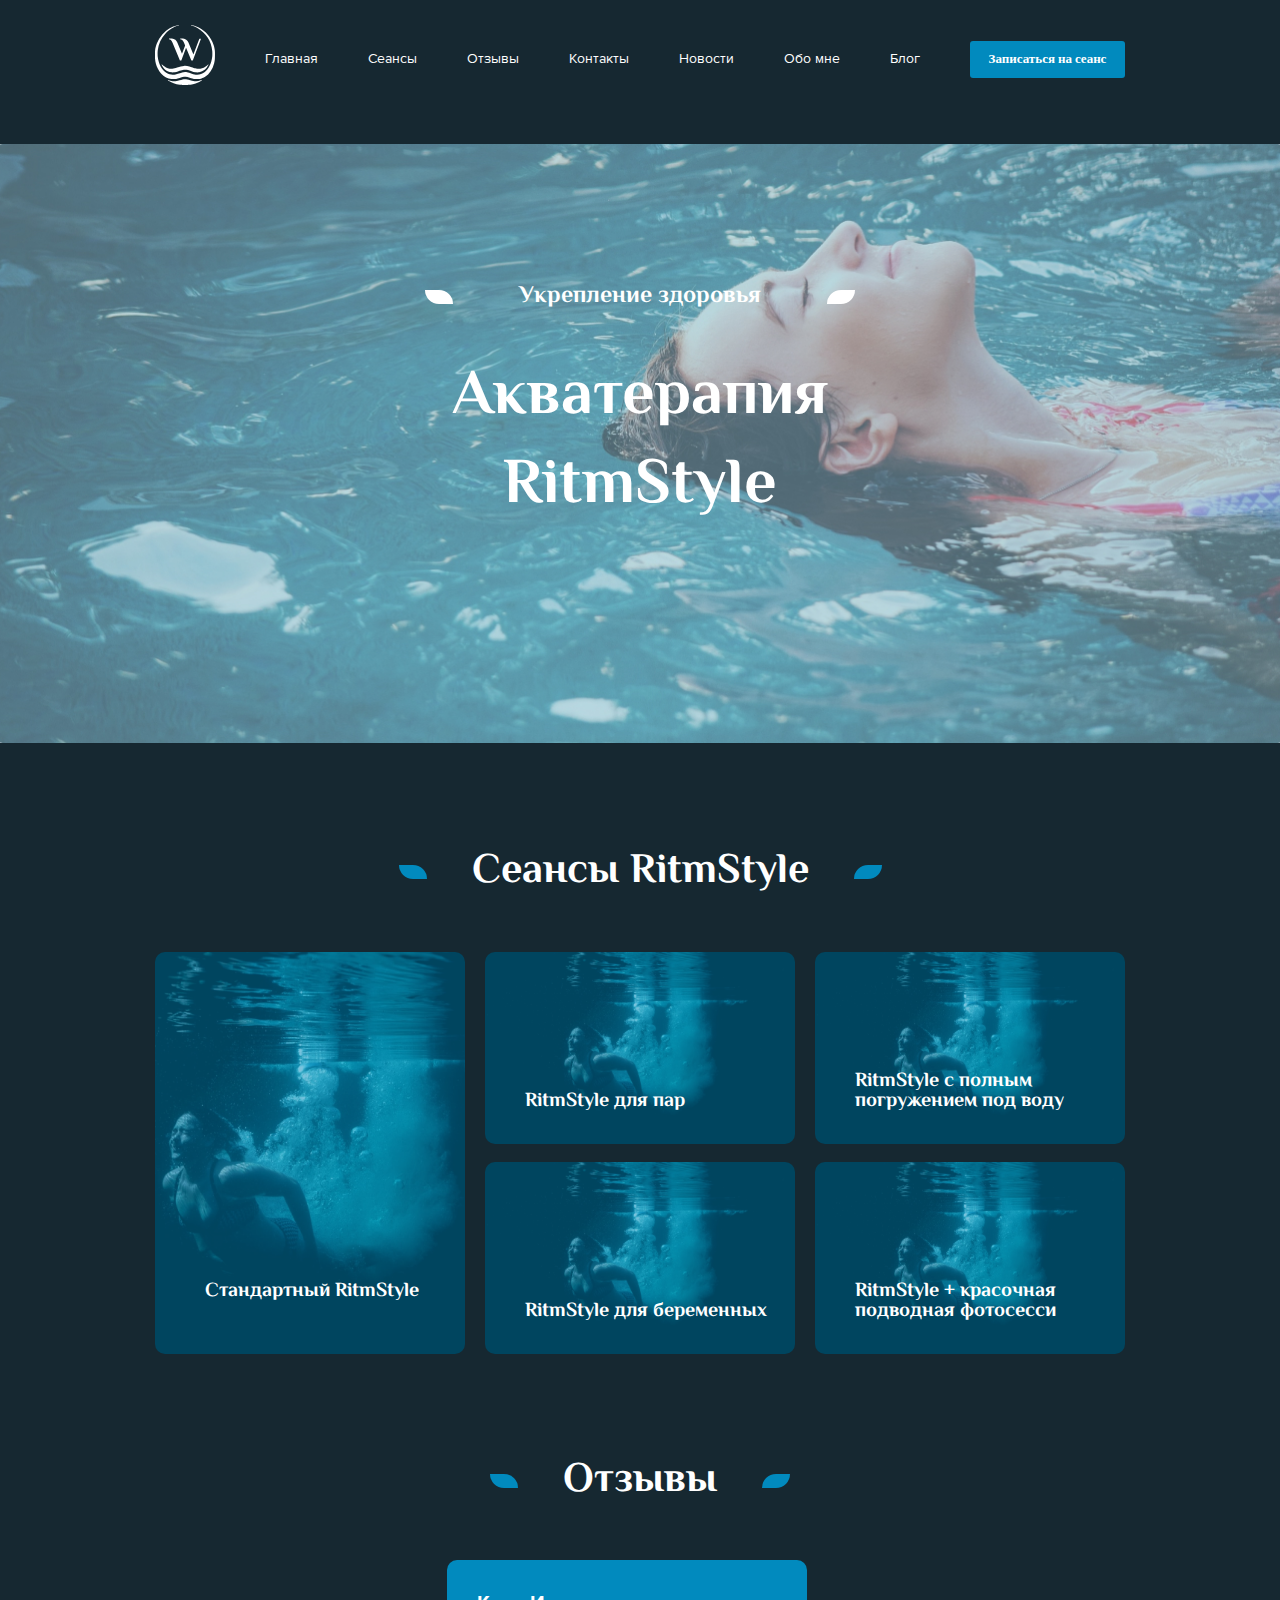
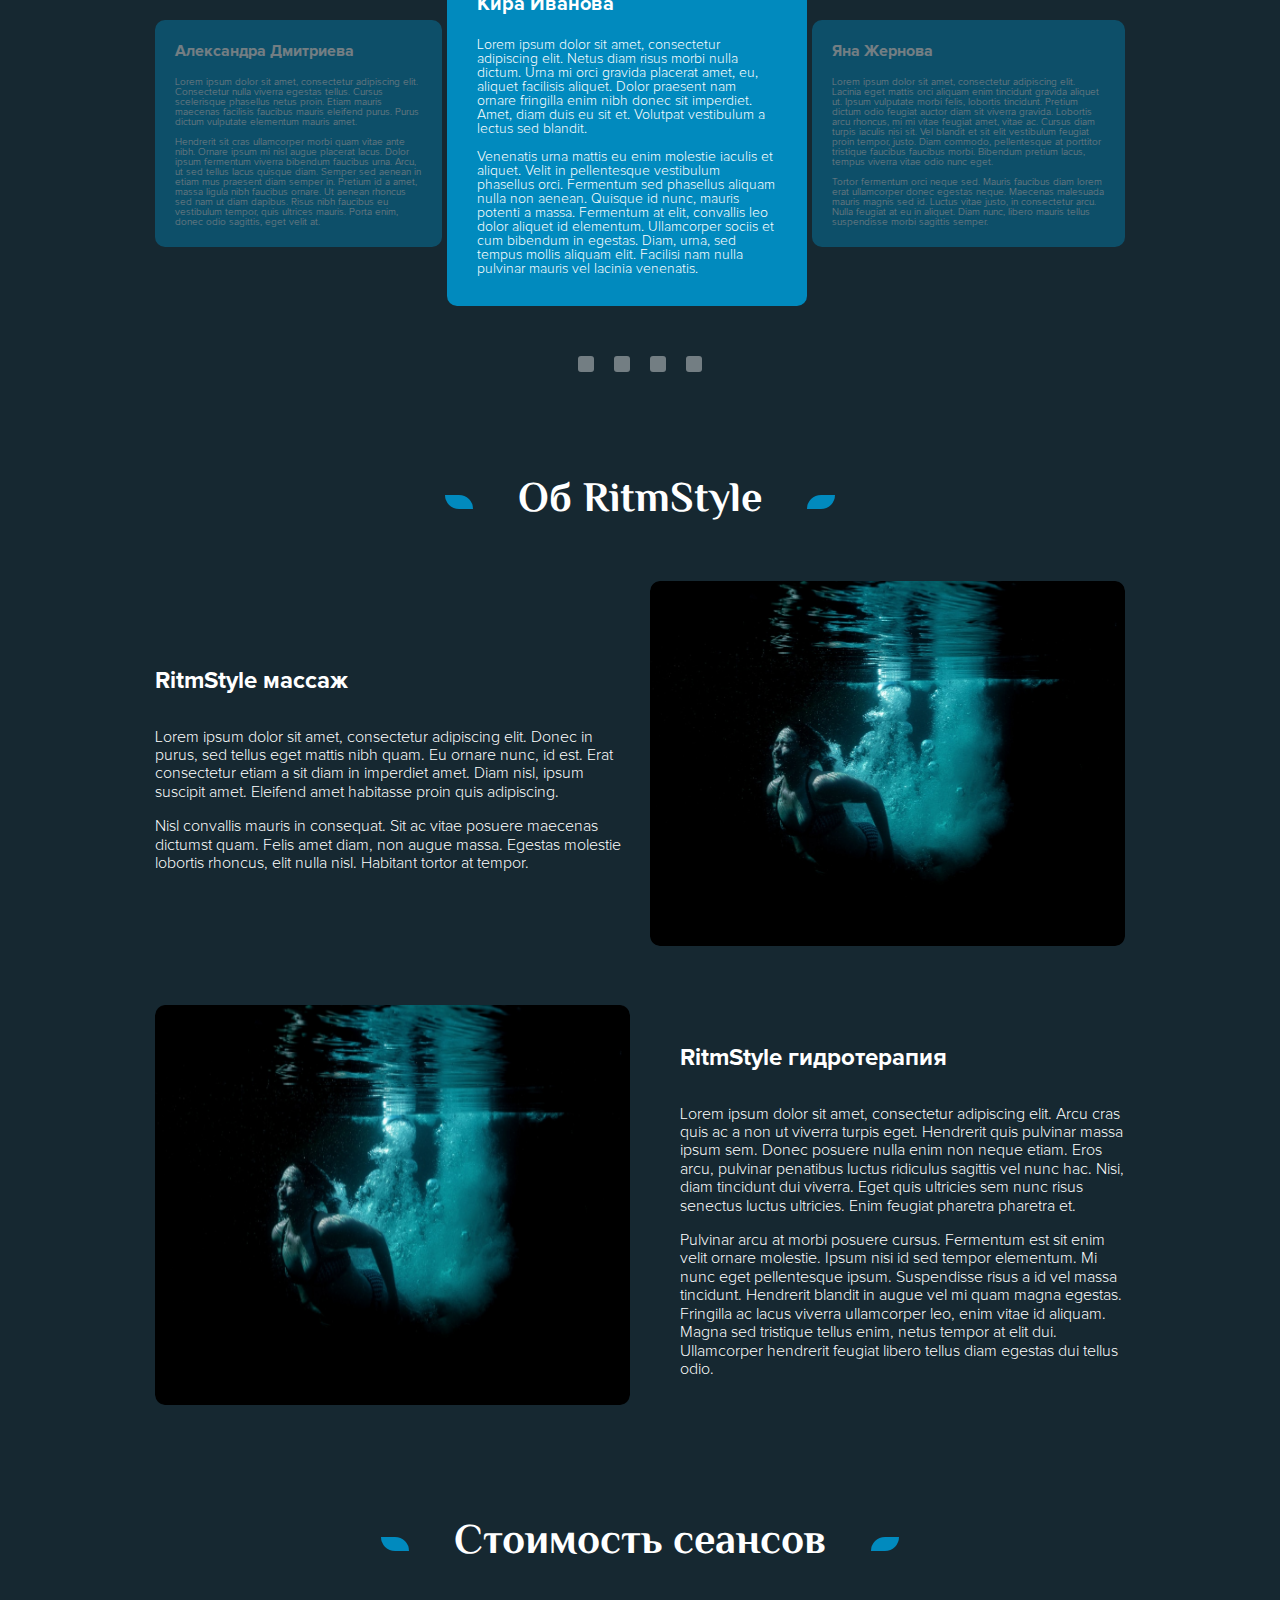
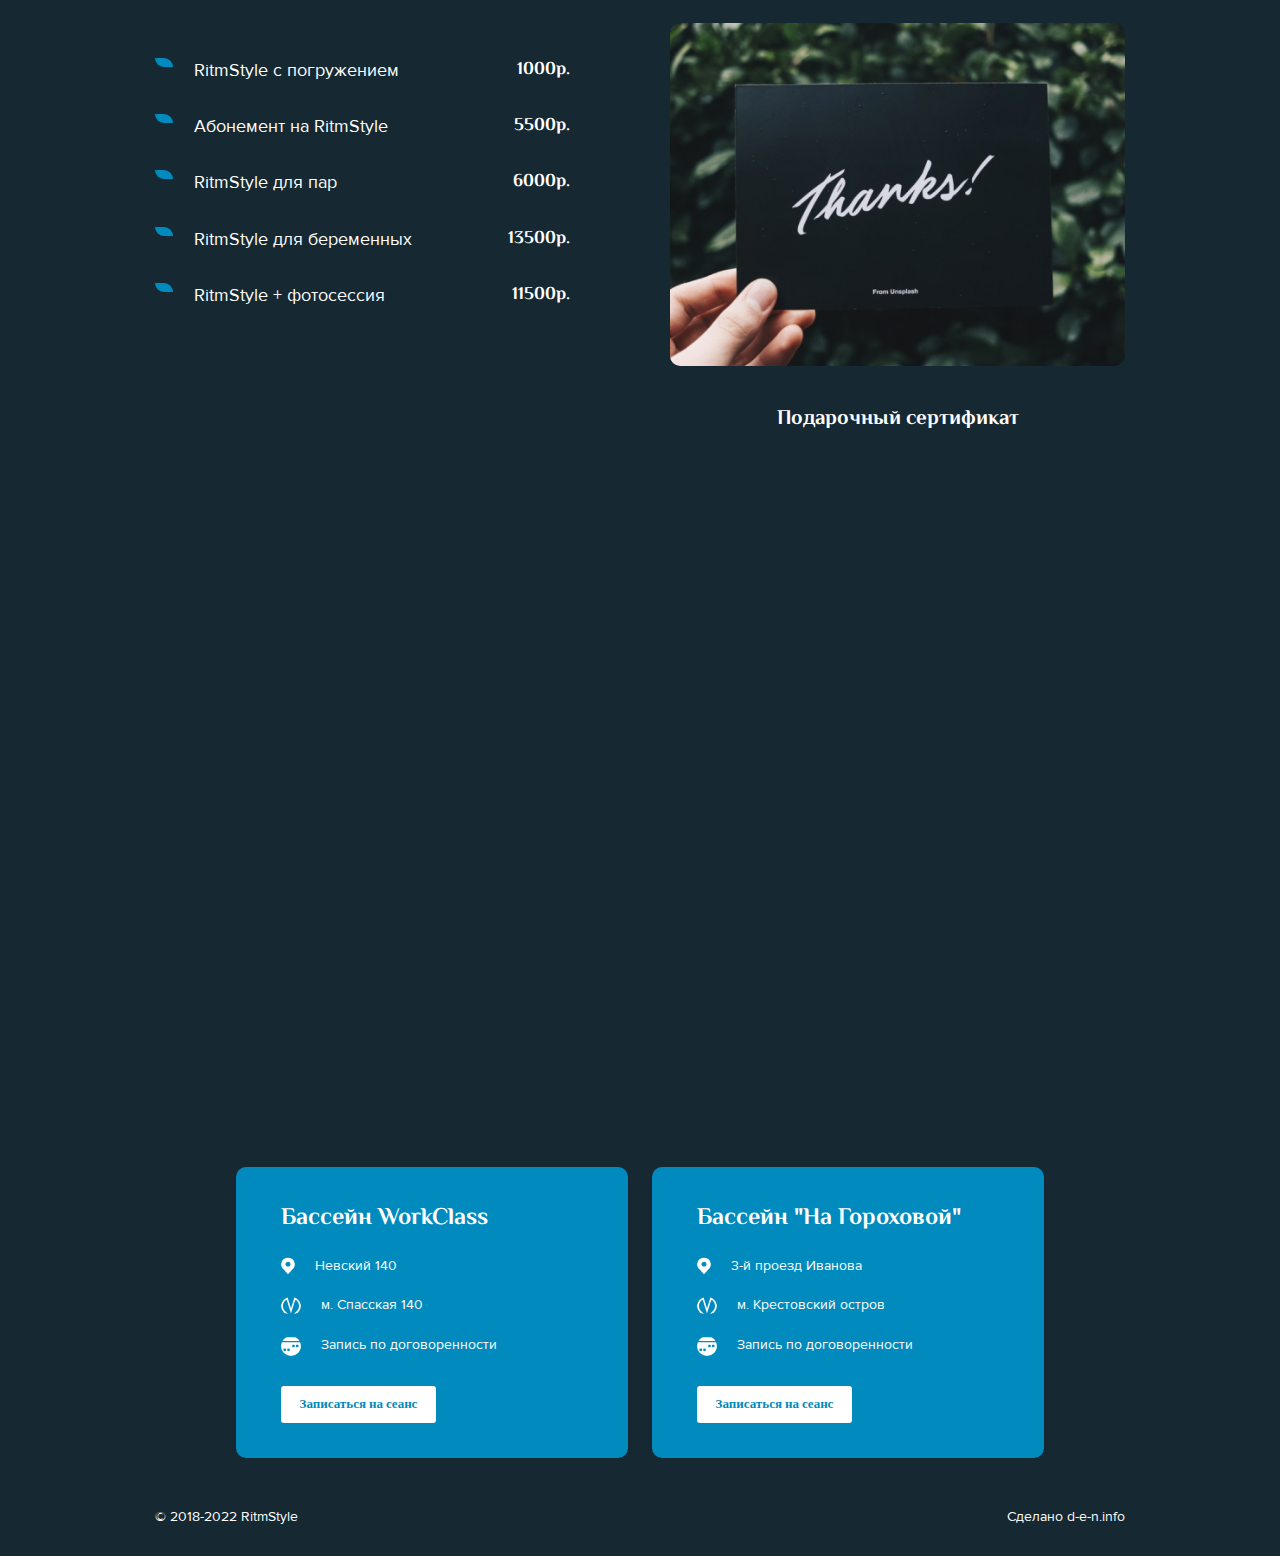
<file: index.html>
<!DOCTYPE html>
<html lang="ru">

<head>
    <link rel="preconnect" href="https://fonts.googleapis.com">
    <link rel="preconnect" href="https://fonts.gstatic.com" crossorigin>
    <link href="https://fonts.googleapis.com/css2?family=El+Messiri:wght@700&display=swap" rel="stylesheet">
    <meta charset="UTF-8">
    <meta http-equiv="X-UA-Compatible" content="IE=edge">
    <meta name="viewport" content="width=device-width, initial-scale=1.0">
    <title>Акватерапия RitmStyle</title>
    <link rel="shortcut icon" href="img/logo.png" type="image/png">
    <link rel="stylesheet" href="style.css">
</head>

<body>
    <div class="all-site">
        <header class="header">
            <div class="logo_grid">
                <a href="index.html"><img class="logo" src="img/logo.svg" alt="Акватерапия RitmStyle"></a>
            </div>
            <nav>
                <div class="burger">
                    <div class="burger__line"></div>
                    <div class="burger__line"></div>
                    <div class="burger__line"></div>
                </div>
                <ul class="menu">
                    <li><a href="index.html" class="memu__link">Главная</a></li>
                    <li><a href="#sessions" class="memu__link">Сеансы</a></li>
                    <li><a href="#comment" class="memu__link">Отзывы</a></li>
                    <li><a href="#contact" class="memu__link">Контакты</a></li>
                    <li><a href="news.html" class="memu__link">Новости</a></li>
                    <li><a href="#aboutMe" class="memu__link">Обо мне</a></li>
                    <li><a href="blog.html" class="memu__link">Блог</a></li>
                </ul>
            </nav>
            <a class="btn" href="#">Записаться на сеанс</a>
        </header>
        <main>
            <section class="aquatherapy">
                <div class="aquatherapy__block">
                    <div class="heading">
                        <span class="decor"></span>
                        <h3 class="heading__text">Укрепление здоровья</h3>
                        <span class="decor heading-after"></span>
                    </div>
                    <h1 class="title">Акватерапия RitmStyle</h1>
                </div>
            </section>
            <section class="session" id="sessions">
                <div class="caption">
                    <span class="decor caption-before"></span>
                    <h2 class="caption__text">Сеансы RitmStyle</h2>
                    <span class="decor caption-after"></span>
                </div>
                <div class="session__block">
                    <div class="session__standard">
                        <a class="session__link" href="#"><img class="session__img" src="img/underwaterBig.png"
                                alt="Стандартный RitmStyle"></a>
                        <a class="session__link session__link_standard" href="#">Стандартный RitmStyle</a>
                    </div>
                    <div class="session__pair">
                        <a class="session__link" href="#"><img class="session__img" src="img/underwaterSmall.png"
                                alt="RitmStyle для пар"></a>
                        <a class="session__link session__link_all" href="#">RitmStyle для пар</a>
                    </div>
                    <div class="session__dive">
                        <a class="session__link" href="#"><img class="session__img" src="img/underwaterSmall.png"
                                alt="RitmStyle с полным погружением под воду"></a>
                        <a class="session__link session__link_all" href="#">RitmStyle с полным погружением под воду</a>
                    </div>
                    <div class="session__pregnant">
                        <a class="session__link" href="#"><img class="session__img" src="img/underwaterSmall.png"
                                alt="RitmStyle для беременных"></a>
                        <a class="session__link session__link_all" href="#">RitmStyle для беременных</a>
                    </div>
                    <div class="session__photoshoot">
                        <a class="session__link" href="#"><img class="session__img" src="img/underwaterSmall.png"
                                alt="RitmStyle + красочная подводная фотосессия"></a>
                        <a class="session__link session__link_all" href="#">RitmStyle + красочная подводная
                            фотосесси</a>
                    </div>
                </div>
            </section>
            <section class="reviews" id="comment">
                <div class="caption">
                    <span class="decor caption-before"></span>
                    <h2 class="caption__text">Отзывы</h2>
                    <span class="decor caption-after"></span>
                </div>
                <div class="reviews__block">
                    <div class="review">
                        <h5 class="review__subject">Александра Дмитриева</h5>
                        <p class="review__text">
                            Lorem ipsum dolor sit amet, consectetur adipiscing elit. Consectetur nulla viverra egestas
                            tellus. Cursus scelerisque phasellus netus proin. Etiam mauris maecenas facilisis faucibus
                            mauris eleifend purus. Purus dictum vulputate elementum mauris amet.
                        </p>
                        <p class="review__text">
                            Hendrerit sit cras ullamcorper morbi quam vitae ante nibh. Ornare ipsum mi nisl augue
                            placerat
                            lacus. Dolor ipsum fermentum viverra bibendum faucibus urna. Arcu, ut sed tellus lacus
                            quisque
                            diam. Semper sed aenean in etiam mus praesent diam semper in. Pretium id a amet, massa
                            ligula
                            nibh faucibus ornare. Ut aenean rhoncus sed nam ut diam dapibus. Risus nibh faucibus eu
                            vestibulum tempor, quis ultrices mauris. Porta enim, donec odio sagittis, eget velit at.
                        </p>
                    </div>
                    <div class="review-center">
                        <h4 class="review__subject-center">Кира Иванова</h4>
                        <p class="review__text-center">
                            Lorem ipsum dolor sit amet, consectetur adipiscing elit. Netus diam risus morbi nulla
                            dictum.
                            Urna mi orci gravida placerat amet, eu, aliquet facilisis aliquet. Dolor praesent nam ornare
                            fringilla enim nibh donec sit imperdiet. Amet, diam duis eu sit et. Volutpat vestibulum a
                            lectus
                            sed blandit.
                        </p>
                        <p class="review__text-center">Venenatis urna mattis eu enim molestie iaculis et aliquet. Velit
                            in
                            pellentesque vestibulum phasellus orci. Fermentum sed phasellus aliquam nulla non aenean.
                            Quisque id nunc, mauris potenti a massa. Fermentum at elit, convallis leo dolor aliquet id
                            elementum. Ullamcorper sociis et cum bibendum in egestas. Diam, urna, sed tempus mollis
                            aliquam
                            elit. Facilisi nam nulla pulvinar mauris vel lacinia venenatis.
                        </p>
                    </div>
                    <div class="review">
                        <h5 class="review__subject">Яна Жернова</h5>
                        <p class="review__text">Lorem ipsum dolor sit amet, consectetur adipiscing elit. Lacinia eget
                            mattis
                            orci aliquam enim tincidunt gravida aliquet ut. Ipsum vulputate morbi felis, lobortis
                            tincidunt.
                            Pretium dictum odio feugiat auctor diam sit viverra gravida. Lobortis arcu rhoncus, mi mi
                            vitae
                            feugiat amet, vitae ac. Cursus diam turpis iaculis nisi sit. Vel blandit et sit elit
                            vestibulum
                            feugiat proin tempor, justo. Diam commodo, pellentesque at porttitor tristique faucibus
                            faucibus
                            morbi. Bibendum pretium lacus, tempus viverra vitae odio nunc eget.
                        </p>
                        <p class="review__text">Tortor fermentum orci neque sed. Mauris faucibus diam lorem erat
                            ullamcorper
                            donec egestas neque. Maecenas malesuada mauris magnis sed id. Luctus vitae justo, in
                            consectetur
                            arcu. Nulla feugiat at eu in aliquet. Diam nunc, libero mauris tellus suspendisse morbi
                            sagittis
                            semper.
                        </p>
                    </div>
                </div>
                <div class="controls">
                    <span class="control"></span>
                    <span class="control"></span>
                    <span class="control"></span>
                    <span class="control"></span>
                </div>
            </section>
            <section class="ritmStyle" id="aboutMe">
                <div class="caption">
                    <span class="decor caption-before"></span>
                    <h2 class="caption__text">Об RitmStyle</h2>
                    <span class="decor caption-after"></span>
                </div>
                <div class="ritmStyle__block">
                    <div class="ritmStyle__object">
                        <h3 class="ritmStyle__heading ritmStyle__heading_top">RitmStyle массаж</h3>
                        <p class="ritmStyle__text">Lorem ipsum dolor sit amet, consectetur adipiscing
                            elit. Donec in purus,
                            sed
                            tellus eget mattis nibh quam. Eu ornare nunc, id est. Erat consectetur etiam a sit diam in
                            imperdiet
                            amet. Diam nisl, ipsum suscipit amet. Eleifend amet habitasse proin quis adipiscing.
                        </p>
                        <p class="ritmStyle__text">Nisl convallis mauris in consequat. Sit ac vitae posuere maecenas
                            dictumst
                            quam. Felis amet diam, non augue massa. Egestas molestie lobortis rhoncus, elit nulla nisl.
                            Habitant
                            tortor at tempor.
                        </p>
                    </div>
                    <a href="#"><img class="ritmStyle__img " src="img/underwaterBlack.png" alt="Об RitmStyle"></a>
                    <a href="#"><img class="ritmStyle__img ritmStyle__img_big" src="img/underwaterBlack.png"
                            alt="Об RitmStyle"></a>
                    <div class="ritmStyle__object ritmStyle__object_last">
                        <h3 class="ritmStyle__heading ritmStyle__heading_bottom">RitmStyle гидротерапия</h3>
                        <p class="ritmStyle__text">Lorem ipsum dolor sit amet, consectetur adipiscing elit. Arcu cras
                            quis
                            ac a non ut viverra turpis eget. Hendrerit quis pulvinar massa ipsum sem. Donec posuere
                            nulla
                            enim non neque etiam. Eros arcu, pulvinar penatibus luctus ridiculus sagittis vel nunc hac.
                            Nisi, diam tincidunt dui viverra. Eget quis ultricies sem nunc risus senectus luctus
                            ultricies.
                            Enim feugiat pharetra pharetra et.
                        </p>
                        <p class="ritmStyle__text">Pulvinar arcu at morbi posuere cursus. Fermentum est sit enim velit
                            ornare molestie. Ipsum nisi id sed tempor elementum. Mi nunc eget pellentesque ipsum.
                            Suspendisse risus a id vel massa tincidunt. Hendrerit blandit in augue vel mi quam magna
                            egestas. Fringilla ac lacus viverra ullamcorper leo, enim vitae id aliquam. Magna sed
                            tristique
                            tellus enim, netus tempor at elit dui. Ullamcorper hendrerit feugiat libero tellus diam
                            egestas
                            dui tellus odio.
                        </p>
                    </div>
                </div>
            </section>
            <section class="price">
                <div class="caption">
                    <span class="decor caption-before"></span>
                    <h2 class="caption__text">Стоимость сеансов</h2>
                    <span class="decor caption-after"></span>
                </div>
                <div class="price__block">
                    <div>
                        <div class="price__info">
                            <span class="price__span"></span>
                            <p class="price__text">RitmStyle с погружением</p>
                            <p class="price__text-price">1000р.</p>
                        </div>
                        <div class="price__info">
                            <span class="price__span"></span>
                            <p class="price__text">Абонемент на RitmStyle</p>
                            <p class="price__text-price">5500р.</p>
                        </div>
                        <div class="price__info">
                            <span class="price__span"></span>
                            <p class="price__text">RitmStyle для пар</p>
                            <p class="price__text-price">6000р.</p>
                        </div>
                        <div class="price__info">
                            <span class="price__span"></span>
                            <p class="price__text">RitmStyle для беременных</p>
                            <p class="price__text-price">13500р.</p>
                        </div>
                        <div class="price__info">
                            <span class="price__span"></span>
                            <p class="price__text">RitmStyle + фотосессия</p>
                            <p class="price__text-price">11500р.</p>
                        </div>
                    </div>
                    <div class="price__gift">
                        <a href="#"><img class="price__img" src="img/price.png" alt="Стоимость сеансов RitmStyle"></a>
                        <a class="price__gift_text" href="#">Подарочный сертификат </a>
                    </div>
                </div>
            </section>
            <section class="contacts" id="contact">
                <div class="location">
                    <iframe class="contacts__location"
                        src="https://www.google.com/maps/d/embed?mid=1NLT7960RhYPUBzLtFhFyQiqhvAiUUrI&hl=ru&ehbc=2E312F"></iframe>
                </div>
                <div class="contacts__pools">
                    <div class="pool">
                        <h3 class="pool__heading">Бассейн WorkClass</h3>
                        <div class="pool__info">
                            <img src="img/location.svg" alt="location">
                            <a class="pool__link" href="#">Невский 140</a>
                        </div>
                        <div class="pool__info">
                            <img src="img/metro.svg" alt="metro">
                            <a class="pool__link" href="#">м. Спасская 140</a>
                        </div>
                        <div class="pool__info">
                            <img src="img/message.svg" alt="message">
                            <a class="pool__link" href="#">Запись по договоренности</a>
                        </div>
                        <a class="btn btn_pool" href="#">Записаться на сеанс</a>
                    </div>
                    <div class="pool">
                        <h3 class="pool__heading">Бассейн "На Гороховой"</h3>
                        <div class="pool__info">
                            <img src="img/location.svg" alt="location">
                            <a class="pool__link" href="#">3-й проезд Иванова</a>
                        </div>
                        <div class="pool__info">
                            <img src="img/metro.svg" alt="metro">
                            <a class="pool__link" href="#">м. Крестовский остров</a>
                        </div>
                        <div class="pool__info">
                            <img src="img/message.svg" alt="message">
                            <a class="pool__link" href="#">Запись по договоренности</a>
                        </div>
                        <a class="btn btn_pool" href="#">Записаться на сеанс</a>
                    </div>
                </div>
            </section>
        </main>
    </div>
    <footer class="footer">
        <p class="footer__text">&copy; 2018-2022 RitmStyle</p>
        <p class="footer__text">Сделано d-e-n.info</p>
    </footer>
    <script src="script.js"></script>
</body>

</html>
</file>
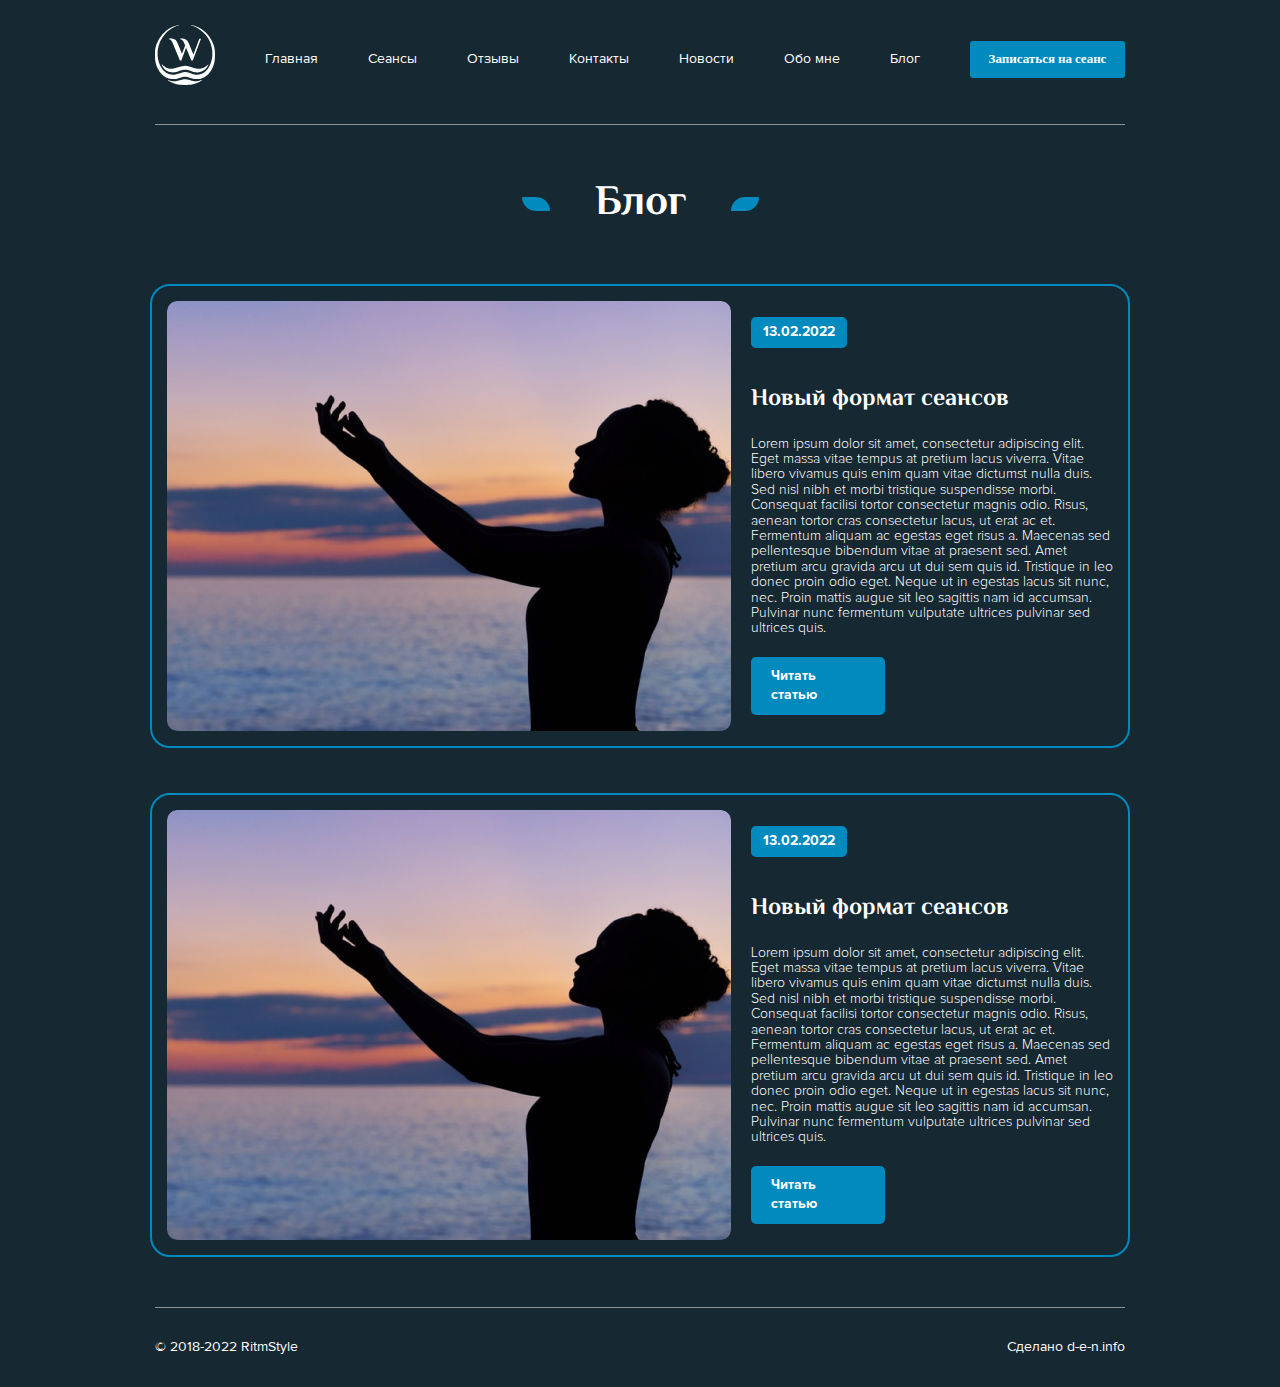
<file: blog.html>
<!DOCTYPE html>
<html lang="ru">

<head>
    <link rel="preconnect" href="https://fonts.googleapis.com">
    <link rel="preconnect" href="https://fonts.gstatic.com" crossorigin>
    <link href="https://fonts.googleapis.com/css2?family=El+Messiri:wght@700&display=swap" rel="stylesheet">
    <meta charset="UTF-8">
    <meta http-equiv="X-UA-Compatible" content="IE=edge">
    <meta name="viewport" content="width=device-width, initial-scale=1.0">
    <title>Акватерапия RitmStyle</title>
    <link rel="shortcut icon" href="img/logo.png" type="image/png">
    <link rel="stylesheet" href="style.css">
</head>

<body>
    <div class="all-site">
        <header class="header header__block">
            <div class="header__block_border">
                <a href="index.html"><img class="logo" src="img/logo.svg" alt="Акватерапия RitmStyle"></a>
                <nav>
                    <div class="burger">
                        <div class="burger__line"></div>
                        <div class="burger__line"></div>
                        <div class="burger__line"></div>
                    </div>
                    <ul class="menu">
                        <li><a href="index.html" class="memu__link">Главная</a></li>
                        <li><a href="index.html#sessions" class="memu__link">Сеансы</a></li>
                        <li><a href="index.html#comment" class="memu__link">Отзывы</a></li>
                        <li><a href="index.html#contact" class="memu__link">Контакты</a></li>
                        <li><a href="news.html" class="memu__link">Новости</a></li>
                        <li><a href="index.html#aboutMe" class="memu__link">Обо мне</a></li>
                        <li><a href="blog.html" class="memu__link">Блог</a></li>
                    </ul>
                </nav>
                <a class="btn" href="#">Записаться на сеанс</a>
            </div>
        </header>
        <main class="blog">
            <div class="caption caption_blog">
                <span class="decor caption-before"></span>
                <h2 class="caption__text">Блог</h2>
                <span class="decor caption-after"></span>
            </div>
            <article class="blog__block">
                <img class="blog__img" src="img/blog.png" alt="Блог">
                <div class="blog__info">
                    <p class="date">13.02.2022</p>
                    <h3 class="blog__heading">Новый формат сеансов</h3>
                    <p class="blog__text">Lorem ipsum dolor sit amet, consectetur adipiscing elit. Eget massa vitae
                        tempus at pretium lacus viverra. Vitae libero vivamus quis enim quam vitae dictumst nulla duis.
                        Sed nisl nibh et morbi tristique suspendisse morbi. Consequat facilisi tortor consectetur magnis
                        odio. Risus, aenean tortor cras consectetur lacus, ut erat ac et. Fermentum aliquam ac egestas
                        eget risus a. Maecenas sed pellentesque bibendum vitae at praesent sed. Amet pretium arcu
                        gravida arcu ut dui sem quis id. Tristique in leo donec proin odio eget. Neque ut in egestas
                        lacus sit nunc, nec. Proin mattis augue sit leo sagittis nam id accumsan. Pulvinar nunc
                        fermentum vulputate ultrices pulvinar sed ultrices quis.</p>
                    <a class="blog__btn" href="newFormat.html">Читать статью</a>
                </div>
            </article>
            <article class="blog__block">
                <img class="blog__img" src="img/blog.png" alt="Блог">
                <div class="blog__info">
                    <p class="date">13.02.2022</p>
                    <h3 class="blog__heading ">Новый формат сеансов</h3>
                    <p class="blog__text">Lorem ipsum dolor sit amet, consectetur adipiscing elit. Eget massa vitae
                        tempus at pretium lacus viverra. Vitae libero vivamus quis enim quam vitae dictumst nulla duis.
                        Sed nisl nibh et morbi tristique suspendisse morbi. Consequat facilisi tortor consectetur magnis
                        odio. Risus, aenean tortor cras consectetur lacus, ut erat ac et. Fermentum aliquam ac egestas
                        eget risus a. Maecenas sed pellentesque bibendum vitae at praesent sed. Amet pretium arcu
                        gravida arcu ut dui sem quis id. Tristique in leo donec proin odio eget. Neque ut in egestas
                        lacus sit nunc, nec. Proin mattis augue sit leo sagittis nam id accumsan. Pulvinar nunc
                        fermentum vulputate ultrices pulvinar sed ultrices quis.</p>
                    <a class="blog__btn" href="newFormat.html">Читать статью</a>
                </div>
            </article>
        </main>
    </div>
    <footer class="footer footer__block">
        <div class="footer__block_top">
            <p class="footer__text">&copy; 2018-2022 RitmStyle</p>
            <p class="footer__text">Сделано d-e-n.info</p>
        </div>
    </footer>
    <script src="script.js"></script>
</body>

</html>
</file>
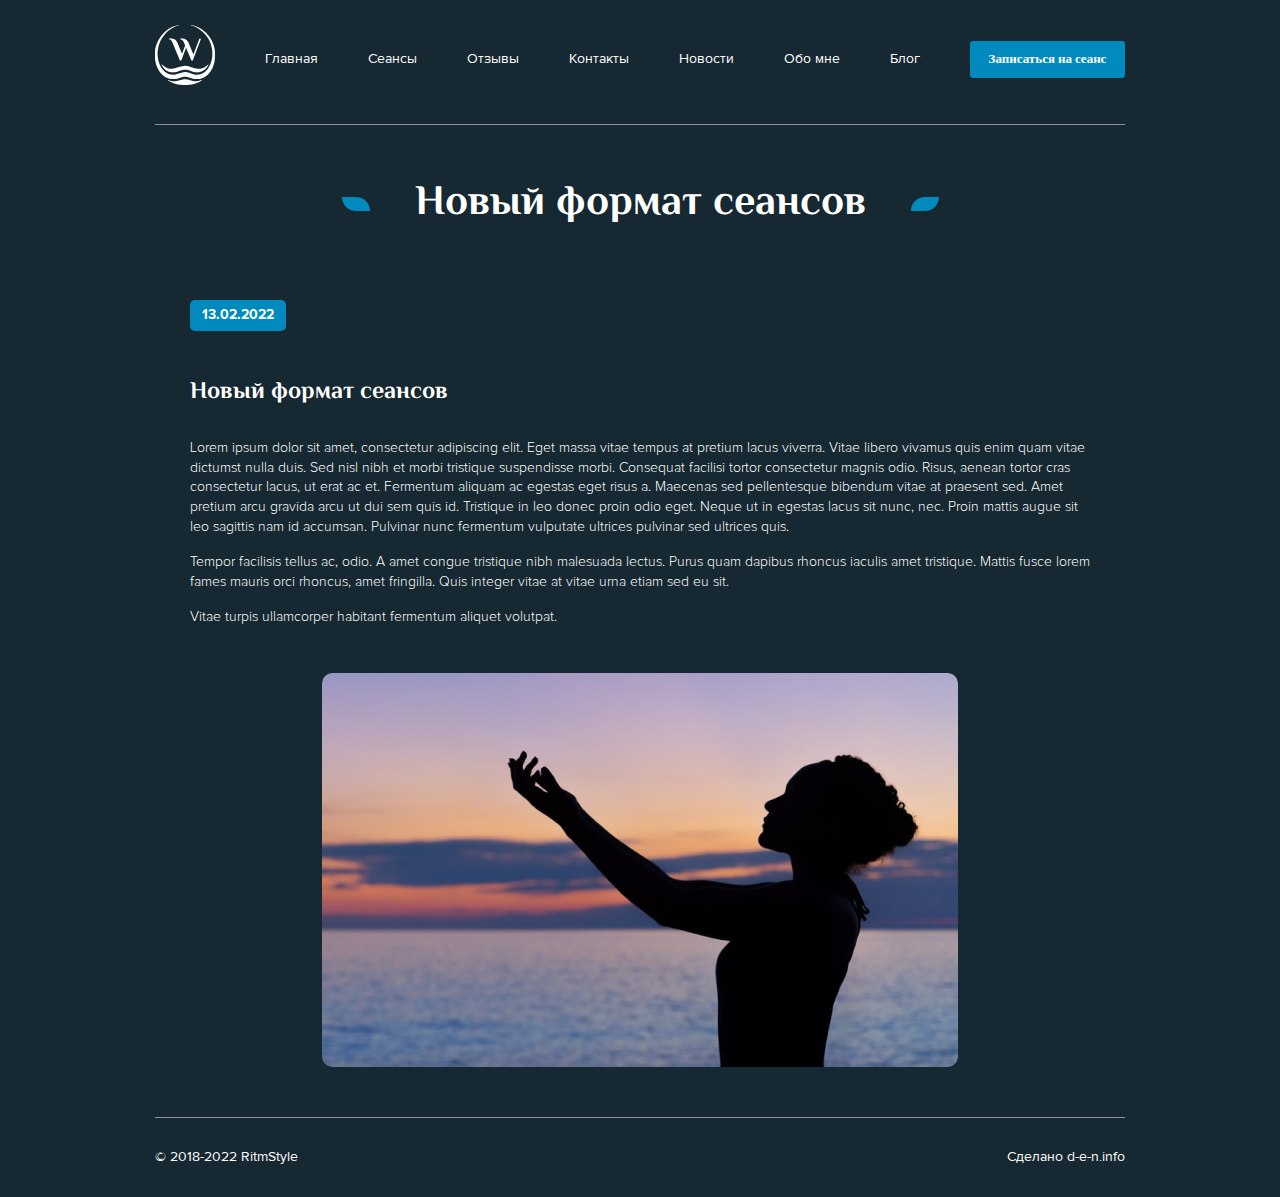
<file: newFormat.html>
<!DOCTYPE html>
<html lang="ru">

<head>
    <link rel="preconnect" href="https://fonts.googleapis.com">
    <link rel="preconnect" href="https://fonts.gstatic.com" crossorigin>
    <link href="https://fonts.googleapis.com/css2?family=El+Messiri:wght@700&display=swap" rel="stylesheet">
    <meta charset="UTF-8">
    <meta http-equiv="X-UA-Compatible" content="IE=edge">
    <meta name="viewport" content="width=device-width, initial-scale=1.0">
    <title>Акватерапия RitmStyle</title>
    <link rel="shortcut icon" href="img/logo.png" type="image/png">
    <link rel="stylesheet" href="style.css">
</head>

<body>
    <div class="all-site">
        <header class="header header__block">
            <div class="header__block_border">
                <a href="index.html"><img class="logo" src="img/logo.svg" alt="Акватерапия RitmStyle"></a>
                <nav>
                    <div class="burger">
                        <div class="burger__line"></div>
                        <div class="burger__line"></div>
                        <div class="burger__line"></div>
                    </div>
                    <ul class="menu">
                        <li><a href="index.html" class="memu__link">Главная</a></li>
                        <li><a href="index.html#sessions" class="memu__link">Сеансы</a></li>
                        <li><a href="index.html#comment" class="memu__link">Отзывы</a></li>
                        <li><a href="index.html#contact" class="memu__link">Контакты</a></li>
                        <li><a href="news.html" class="memu__link">Новости</a></li>
                        <li><a href="index.html#aboutMe" class="memu__link">Обо мне</a></li>
                        <li><a href="blog.html" class="memu__link">Блог</a></li>
                    </ul>
                </nav>
                <a class="btn" href="#">Записаться на сеанс</a>
            </div>
        </header>
        <main class="newFormat">
            <div class="caption caption_newFormat">
                <span class="decor caption-before"></span>
                <h2 class="caption__text">Новый формат сеансов</h2>
                <span class="decor caption-after"></span>
            </div>
            <article class="newFormat__block">
                <div class="newFormat__info">
                    <p class="date date_newFormat">13.02.2022</p>
                    <h3 class="newFormat__heading">Новый формат сеансов</h3>
                    <p class="newFormat__text">Lorem ipsum dolor sit amet, consectetur adipiscing elit. Eget massa vitae
                        tempus at pretium lacus viverra. Vitae libero vivamus quis enim quam vitae dictumst nulla duis.
                        Sed nisl nibh et morbi tristique suspendisse morbi. Consequat facilisi tortor consectetur magnis
                        odio. Risus, aenean tortor cras consectetur lacus, ut erat ac et. Fermentum aliquam ac egestas
                        eget risus a. Maecenas sed pellentesque bibendum vitae at praesent sed. Amet pretium arcu
                        gravida arcu ut dui sem quis id. Tristique in leo donec proin odio eget. Neque ut in egestas
                        lacus sit nunc, nec. Proin mattis augue sit leo sagittis nam id accumsan. Pulvinar nunc
                        fermentum vulputate ultrices pulvinar sed ultrices quis.
                    </p>
                    <p class="newFormat__text">
                        Tempor facilisis tellus ac, odio. A amet congue tristique nibh malesuada lectus. Purus quam
                        dapibus rhoncus iaculis amet tristique. Mattis fusce lorem fames mauris orci rhoncus, amet
                        fringilla. Quis integer vitae at vitae urna etiam sed eu sit.
                    </p>
                    <p class="newFormat__text">
                        Vitae turpis ullamcorper habitant fermentum aliquet volutpat.
                    </p>
                </div>
                <img class="newFormat__img" src="img/newFormat.png" alt="Новый формат сеансов">
            </article>
        </main>
    </div>
    <footer class="footer footer__block">
        <div class="footer__block_top">
            <p class="footer__text">&copy; 2018-2022 RitmStyle</p>
            <p class="footer__text">Сделано d-e-n.info</p>
        </div>
    </footer>
    <script src="script.js"></script>
</body>

</html>
</file>
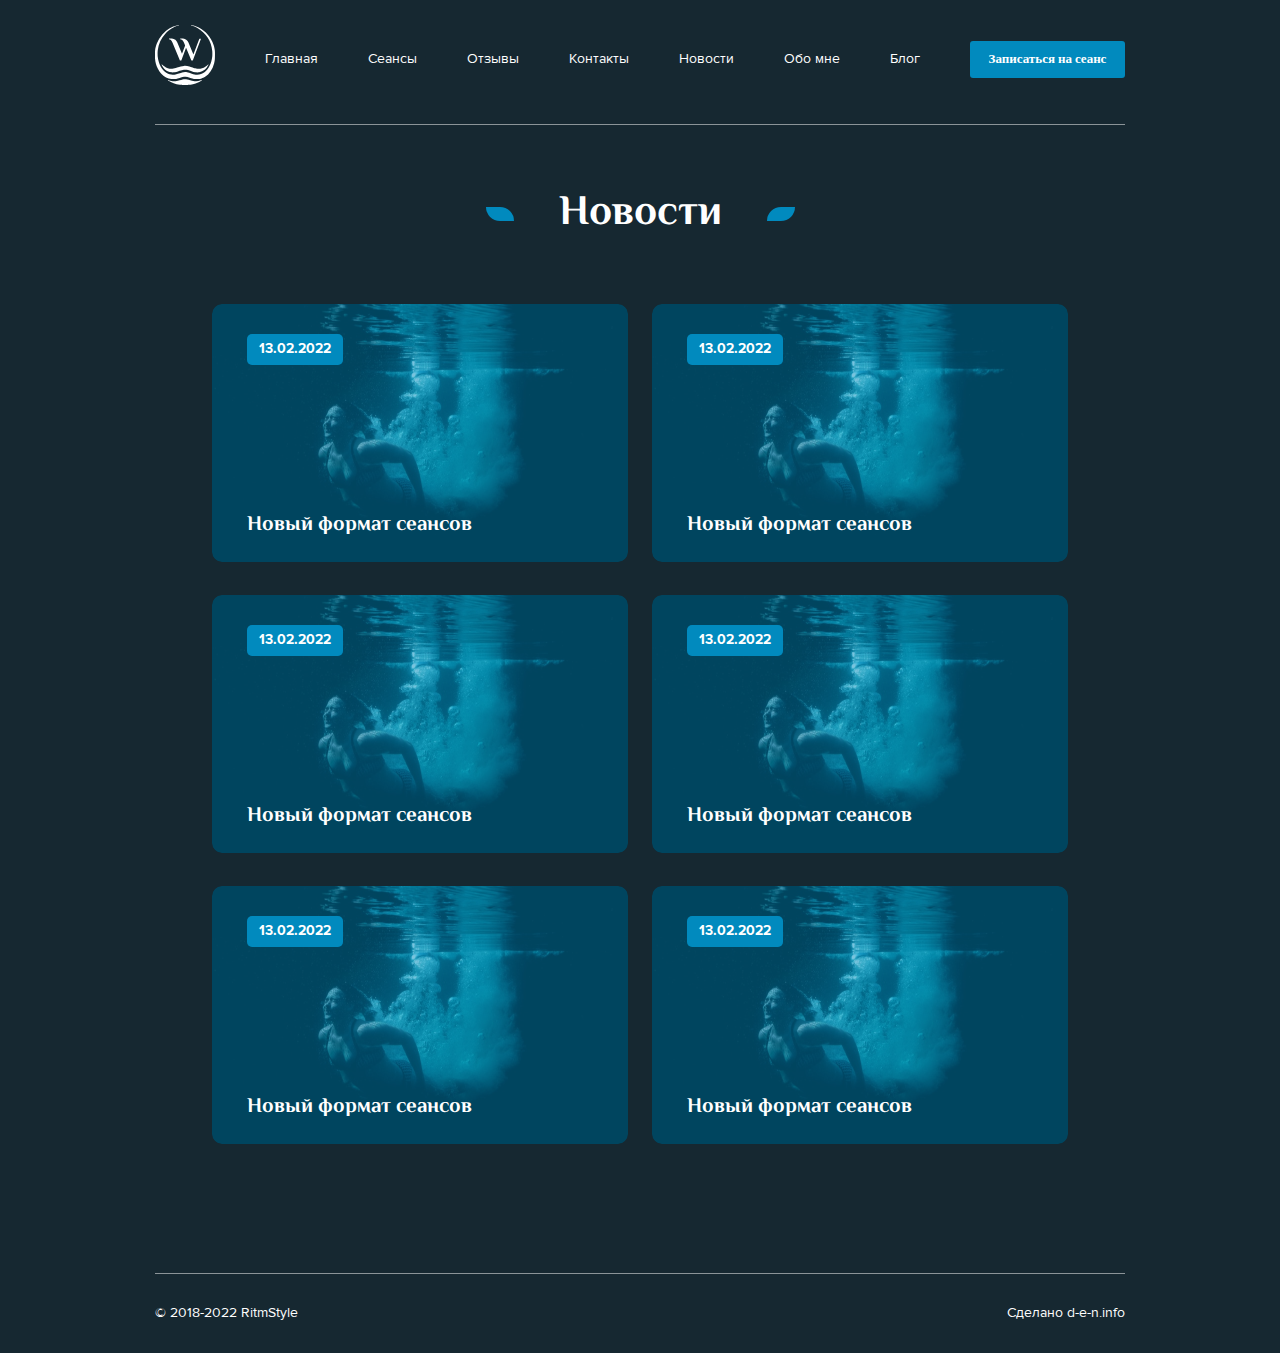
<file: news.html>
<!DOCTYPE html>
<html lang="ru">

<head>
    <link rel="preconnect" href="https://fonts.googleapis.com">
    <link rel="preconnect" href="https://fonts.gstatic.com" crossorigin>
    <link href="https://fonts.googleapis.com/css2?family=El+Messiri:wght@700&display=swap" rel="stylesheet">
    <meta charset="UTF-8">
    <meta http-equiv="X-UA-Compatible" content="IE=edge">
    <meta name="viewport" content="width=device-width, initial-scale=1.0">
    <title>Акватерапия RitmStyle</title>
    <link rel="shortcut icon" href="img/logo.png" type="image/png">
    <link rel="stylesheet" href="style.css">
</head>

<body>
    <div class="all-site">
        <header class="header header__block">
            <div class="header__block_border">
                <a href="index.html"><img class="logo" src="img/logo.svg" alt="Акватерапия RitmStyle"></a>
                <nav>
                    <div class="burger">
                        <div class="burger__line"></div>
                        <div class="burger__line"></div>
                        <div class="burger__line"></div>
                    </div>
                    <ul class="menu">
                        <li><a href="index.html" class="memu__link">Главная</a></li>
                        <li><a href="index.html#sessions" class="memu__link">Сеансы</a></li>
                        <li><a href="index.html#comment" class="memu__link">Отзывы</a></li>
                        <li><a href="index.html#contact" class="memu__link">Контакты</a></li>
                        <li><a href="news.html" class="memu__link">Новости</a></li>
                        <li><a href="index.html#aboutMe" class="memu__link">Обо мне</a></li>
                        <li><a href="blog.html" class="memu__link">Блог</a></li>
                    </ul>
                </nav>
                <a class="btn" href="#">Записаться на сеанс</a>
            </div>
        </header>
        <main class="news">
            <div class="caption caption_news">
                <span class="decor caption-before"></span>
                <h2 class="caption__text">Новости</h2>
                <span class="decor caption-after"></span>
            </div>
            <div class="news__block">
                <div class="new">
                    <p class="date date_new">13.02.2022</p>
                    <a class="new__link" href="newFormat.html"><img src="img/underwaterSmall.png"
                            alt="Новый формат сеансов"></a>
                    <a class="new__link_text" href="newFormat.html">Новый формат сеансов</a>
                </div>
                <div class="new">
                    <p class="date date_new">13.02.2022</p>
                    <a class="new__link" href="newFormat.html"><img src="img/underwaterSmall.png"
                            alt="Новый формат сеансов"></a>
                    <a class="new__link_text" href="newFormat.html">Новый формат сеансов</a>
                </div>
                <div class="new">
                    <p class="date date_new">13.02.2022</p>
                    <a class="new__link" href="newFormat.html"><img src="img/underwaterSmall.png"
                            alt="Новый формат сеансов"></a>
                    <a class="new__link_text" href="newFormat.html">Новый формат сеансов</a>
                </div>
                <div class="new">
                    <p class="date date_new">13.02.2022</p>
                    <a class="new__link" href="newFormat.html"><img src="img/underwaterSmall.png"
                            alt="Новый формат сеансов"></a>
                    <a class="new__link_text" href="newFormat.html">Новый формат сеансов</a>
                </div>
                <div class="new">
                    <p class="date date_new">13.02.2022</p>
                    <a class="new__link" href="newFormat.html"><img src="img/underwaterSmall.png"
                            alt="Новый формат сеансов"></a>
                    <a class="new__link_text" href="newFormat.html">Новый формат сеансов</a>
                </div>
                <div class="new">
                    <p class="date date_new">13.02.2022</p>
                    <a class="new__link" href="newFormat.html"><img src="img/underwaterSmall.png"
                            alt="Новый формат сеансов"></a>
                    <a class="new__link_text" href="newFormat.html">Новый формат сеансов</a>
                </div>
            </div>
        </main>
    </div>
    <footer class="footer footer__block">
        <div class="footer__block_top">
            <p class="footer__text">&copy; 2018-2022 RitmStyle</p>
            <p class="footer__text">Сделано d-e-n.info</p>
        </div>
    </footer>
    <script src="script.js"></script>
</body>

</html>
</file>
<file: style.css>
* {
    margin: 0;
    padding: 0;
}

body {
    font-family: 'El Messiri', sans-serif;
    background-color: #162831;
    min-height: 100vh;
    display: flex;
    flex-direction: column;
}

@font-face {
    font-family: 'Proxima Nova';
    src: url(fonts/proximanova300.otf) format("opentype");
    font-weight: 300;
    font-style: normal;
}

@font-face {
    font-family: 'Proxima Nova';
    src: url(fonts/proximanova400.ttf) format("truetype");
    font-weight: 400;
    font-style: normal;
}

@font-face {
    font-family: 'Proxima Nova';
    src: url(fonts/proximanova600.ttf) format("truetype");
    font-weight: 600;
    font-style: normal;
}

@font-face {
    font-family: 'Proxima Nova';
    src: url(fonts/proximanova700.otf) format("opentype");
    font-weight: 700;
    font-style: normal;
}

a {
    text-decoration: none;
    cursor: pointer;
}

img {
    max-width: 100%;
    cursor: pointer;
    border-radius: 10px;
}

li {
    list-style-type: none;
}

.all-site {
    flex-grow: 1;
    position: relative;
}

.header {
    padding: 30px calc(50% - 1298px /2) 0px;
    background-color: #162831;
    display: flex;
    flex-wrap: wrap;
    justify-content: space-between;
    align-items: center;
    position: sticky;
    top: 0;
    z-index: 1000;
}

.header__block {
    display: block;
    position: relative;
}

.header__block_border {
    padding-bottom: 30px;
    display: flex;
    flex-wrap: wrap;
    justify-content: space-between;
    align-items: center;
    border-bottom: 1px solid rgba(255, 255, 255, 0.5);
}

.logo {
    animation: logo 5s cubic-bezier(0.600, -0.280, 0.735, 0.045) infinite alternate both;
}

@keyframes logo {
    0% {
        transform: rotateY(0);
    }

    100% {
        transform: rotateY(180deg);
    }
}

.menu {
    display: flex;
    flex-wrap: wrap;
}

.memu__link {
    font-family: 'Proxima Nova';
    font-style: normal;
    font-weight: 400;
    font-size: 14px;
    line-height: 135%;
    color: #FFFFFF;
    padding: 23px 25px;
}

.memu__link:hover {
    background-color: #018ABE;
    border-radius: 30px 0px;
}

.btn {
    width: 155px;
    box-sizing: border-box;
    display: flex;
    justify-content: center;
    padding: 9px 15px;
    background-color: #018ABE;
    border-radius: 3px;
    font-family: 'Proxima Nova';
    font-style: normal;
    font-weight: 600;
    font-size: 13px;
    line-height: 140%;
    color: #FFFFFF;
}

.btn:hover {
    border-radius: 0px 30px;
    border: none;
    background-color: #fff;
    color: #162831;
    transition: all 0.5s;
}

.btn:active {
    position: relative;
    top: 1px;
}



/* Акватерапия RitmStyle  */
.aquatherapy {
    background-image: url(img/topFace.jpg);
    background-size: cover;
    background-position: center;
    margin-top: 50px;
}

.aquatherapy__block {
    padding: 136px calc(50% - 587px /2) 210px;
}

.heading {
    display: flex;
    gap: 66px;
    justify-content: center;
    align-items: center;
}

.decor {
    width: 28px;
    height: 14px;
    background-color: #FFFFFF;
    border-radius: 0px 50px;
}

.heading__text {
    font-style: normal;
    font-weight: 700;
    font-size: 24px;
    line-height: 140%;
    text-align: center;
    color: #FFFFFF;
}

.heading-after {
    transform: matrix(-1, 0, 0, 1, 0, 0);
}

.title {
    font-style: normal;
    font-weight: 700;
    font-size: 64px;
    line-height: 140%;
    text-align: center;
    color: #FFFFFF;
    margin-top: 40px;
}



/* Сеансы RitmStyle */
.session {
    padding: 150px calc(50% - 1296px / 2) 0px;
}

.caption {
    display: flex;
    align-items: center;
    justify-content: center;
    gap: 45px;
}

.caption-before {
    background-color: #018ABE;
}

.caption__text {
    font-style: normal;
    font-weight: 700;
    font-size: 42px;
    line-height: 140%;
    text-align: center;
    color: #FFFFFF;
}

.caption-after {
    background-color: #018ABE;
    transform: matrix(-1, 0, 0, 1, 0, 0);
}

.session__block {
    display: grid;
    grid-template-columns: repeat(3, 416px);
    grid-template-rows: repeat(2, 258px);
    gap: 24px;
    margin-top: 100px;
}

.session__standard {
    grid-area: 1 / 1 / 3 / 2;
    position: relative;
}

.session__link {
    font-style: normal;
    font-weight: 700;
    font-size: 24px;
    line-height: 140%;
    color: #FFFFFF;
    max-width: 336px;
}

.session__link:hover {
    background-color: #018ABE;
    border-radius: 0px 0px 10px 10px;
}

.session__link_standard {
    position: absolute;
    bottom: 50px;
    left: 50px;
    background-color: #0188be00;
}

.session__link_standard:hover {
    background-color: #0188be00;
}

.session__pair {
    position: relative;
    grid-area: 1 / 2 / 2 / 3;
}

.session__dive {
    position: relative;
    grid-area: 1 / 3 / 2 / 4;
}

.session__pregnant {
    position: relative;
    grid-area: 2 / 2 / 3 / 3;
}

.session__photoshoot {
    position: relative;
    grid-area: 2 / 3 / 3 / 4;
}

.session__link_all {
    position: absolute;
    bottom: 30px;
    left: 40px;
}

.session__link_all:hover {
    background-color: #0188be00;
}



/* Отзывы */
.reviews {
    padding: 150px calc(50% - 1736px / 2) 0px;
}

.reviews__block {
    display: flex;
    align-items: center;
    gap: 50px;
    margin-top: 100px;
    margin-bottom: 60px;
}

.review {
    background-color: #018ABE;
    opacity: 0.4;
    border-radius: 10px;
    max-width: 500px;
    padding: 40px 45px 71px;
}

.review__subject {
    font-family: 'Proxima Nova';
    font-style: normal;
    font-weight: 700;
    font-size: 16px;
    line-height: 140%;
    color: #FFFFFF;
    margin-bottom: 15px;
}

.review__text {
    font-family: 'Proxima Nova';
    font-style: normal;
    font-weight: 300;
    font-size: 10px;
    line-height: 140%;
    color: #FFFFFF;
    min-width: 410px;
}

.review__text:nth-of-type(1) {
    margin-bottom: 10px;
}

.review-center {
    background-color: #018ABE;
    border-radius: 10px;
    max-width: 636px;
    padding: 50px 60px 56px;
}

.review__subject-center {
    font-family: 'Proxima Nova';
    font-style: normal;
    font-weight: 700;
    font-size: 20px;
    line-height: 140%;
    color: #FFFFFF;
    margin-bottom: 20px;
}

.review__text-center {
    font-family: 'Proxima Nova';
    font-style: normal;
    font-weight: 300;
    font-size: 14px;
    line-height: 140%;
    color: #FFFFFF;
    min-width: 516px;
}

.review__text-center:nth-of-type(1) {
    margin-bottom: 14px;
}

.controls {
    display: flex;
    justify-content: center;
    gap: 20px;
}

.control {
    width: 16px;
    height: 16px;
    background-color: #FFFFFF;
    opacity: 0.4;
    border-radius: 3px;
}

.control:hover {
    opacity: 1;
}



/* Об RitmStyle */
.ritmStyle {
    padding: 150px calc(50% - 1076px / 2);
}

.ritmStyle__block {
    display: grid;
    grid-template-columns: repeat(auto-fit, minmax(466px, 1fr));
    gap: 100px 24px;
    margin-top: 100px;
}

.ritmStyle__heading {
    font-family: 'Proxima Nova';
    font-style: normal;
    font-weight: 700;
    font-size: 24px;
    line-height: 140%;
    color: #FFFFFF;
    max-width: 415px;
    margin-bottom: 30px;
}

.ritmStyle__heading_top {
    padding-top: 66px;
}

.ritmStyle__heading_bottom {
    padding-top: 17px;
}

.ritmStyle__text {
    font-family: 'Proxima Nova';
    font-style: normal;
    font-weight: 300;
    font-size: 16px;
    line-height: 140%;
    color: #FFFFFF;
    max-width: 466px;
}

.ritmStyle__text:nth-of-type(1) {
    margin-bottom: 16px;
}

.ritmStyle__img {
    width: 526px;
    height: 365px;
    transition: all 0.5s ease;
}

.ritmStyle__img:hover {
    transform: scale(1.1);
}

.ritmStyle__img_big {
    width: 526px;
    height: 400px;
}

.ritmStyle__object_last {
    padding-left: 60px;
}



/* Стоимость сеансов */
.price {
    padding-right: calc(50% - 1076px / 2);
    padding-left: calc(50% - 1076px / 2);
}

.price__block {
    display: flex;
    gap: 134px;
    margin-top: 100px;
}

.price__info {
    display: flex;
    justify-content: center;
    gap: 21px;
}

.price__info:first-child {
    margin-top: 103px;
}

.price__info:not(:last-child) {
    margin-bottom: 31px;
}

.price__span {
    width: 18px;
    height: 9px;
    background-color: #018ABE;
    border-radius: 0px 50px;
}

.price__text {
    font-family: 'Proxima Nova';
    font-style: normal;
    font-weight: 400;
    font-size: 18px;
    line-height: 140%;
    color: #FFFFFF;
    min-width: 268px;
}

.price__text-price {
    font-style: normal;
    font-weight: 700;
    font-size: 18px;
    line-height: 140%;
    text-align: right;
    color: #FFFFFF;
    min-width: 87px;
}

.price__gift {
    display: flex;
    flex-direction: column;
    justify-content: center;
    gap: 30px;
}

.price__img {
    transition: all 0.5s ease;
}

.price__img:hover {
    transform: scale(1.1);
}

.price__gift_text {
    font-style: normal;
    font-weight: 700;
    font-size: 21px;
    line-height: 140%;
    text-align: center;
    color: #FFFFFF;
}



/* Контакты */
.contacts {
    padding: 150px calc(50% - 1296px / 2) 90px;
    display: flex;
    gap: 48px;
}

.contacts__location {
    border-radius: 10px;
    border: 1px solid #162831;
    width: 856px;
    height: 604px;
}

.pool {
    padding: 35px 45px;
    background-color: #018ABE;
    border-radius: 10px;
    display: flex;
    flex-direction: column;
    gap: 21px;
}

.pool:first-child {
    margin-bottom: 24px;
}

.pool__heading {
    font-style: normal;
    font-weight: 700;
    font-size: 24px;
    line-height: 140%;
    color: #FFFFFF;
}

.pool__info {
    display: flex;
    gap: 20px;
}

.pool__link {
    font-family: 'Proxima Nova';
    font-style: normal;
    font-weight: 400;
    font-size: 14px;
    line-height: 135%;
    color: #FFFFFF;
    min-width: 262px;
}

.btn_pool {
    background-color: #FFFFFF;
    color: #018ABE;
    margin-top: 9px;
}

.btn_pool:hover {
    border-radius: 0px 30px;
    background-color: #162831;
    color: #fff;
    transition: all 0.5s;
}

.footer {
    padding: 0px calc(50% - 1296px / 2) 30px;
    display: flex;
    justify-content: space-between;
}

.footer__block {
    display: block;
}

.footer__block_top {
    display: flex;
    justify-content: space-between;
    padding-top: 30px;
    border-top: 1px solid rgba(255, 255, 255, 0.5);
}

.footer__text {
    font-family: 'Proxima Nova';
    font-style: normal;
    font-weight: 400;
    font-size: 14px;
    line-height: 135%;
    color: #FFFFFF;
}



/* Новости */
.news {
    padding: 60px calc(50% - 1296px / 2) 120px;
}

.caption_news {
    margin-bottom: 60px;
}

.news__block {
    display: grid;
    grid-template-columns: repeat(3, 416px);
    gap: 24px;
}

.new {
    position: relative;
}

.date_new {
    position: absolute;
    top: 30px;
    left: 35px;
}

.new__link_text {
    font-style: normal;
    font-weight: 700;
    font-size: 21px;
    line-height: 140%;
    color: #FFFFFF;
    position: absolute;
    bottom: 30px;
    left: 35px;
}

.new__link:hover {
    background-color: #018ABE;
    border-radius: 0px 0px 10px 10px;
}



/* Блог */
.blog {
    padding: 60px calc(50% - 1298px / 2) 120px;
}

.caption_blog {
    margin-bottom: 50px;
}

.blog__block {
    padding: 50px 60px;
    display: flex;
    gap: 50px;
    border: 2px solid #018ABE;
    border-radius: 20px;
}

.blog__block:not(:last-child) {
    margin-bottom: 45px;
}

.date {
    width: 96px;
    font-family: 'Proxima Nova';
    font-style: normal;
    font-weight: 700;
    font-size: 14px;
    line-height: 135%;
    color: #FFFFFF;
    display: flex;
    justify-content: center;
    box-sizing: border-box;
    padding: 6px 12px;
    background: #018ABE;
    border-radius: 5px;
    margin-bottom: 35px;
}

.blog__heading {
    font-style: normal;
    font-weight: 700;
    font-size: 24px;
    line-height: 140%;
    color: #FFFFFF;
    margin-bottom: 20px;
}

.blog__text {
    font-family: 'Proxima Nova';
    font-style: normal;
    font-weight: 300;
    font-size: 16px;
    line-height: 140%;
    color: #FFFFFF;
    max-width: 564px;
    margin-bottom: 40px;
}

.blog__btn {
    width: 134px;
    font-family: 'Proxima Nova';
    font-style: normal;
    font-weight: 700;
    font-size: 14px;
    line-height: 135%;
    color: #FFFFFF;
    display: flex;
    justify-content: center;
    box-sizing: border-box;
    padding: 10px 20px;
    background: #018ABE;
    border-radius: 5px;
}

.blog__btn:hover {
    border-radius: 30px 0px;
    border: none;
    background-color: #fff;
    color: #162831;
    transition: all 0.5s;
}

.blog__btn:active {
    position: relative;
    top: 1px;
}



/* Новый формат сеансов */
.newFormat {
    padding: 60px calc(50% - 1296px / 2) 161px;
}

.caption_newFormat {
    margin-bottom: 66px;
}

.newFormat__block {
    display: flex;
    flex-wrap: wrap;
    justify-content: space-between;
    align-items: center;
}

.date_newFormat {
    margin-bottom: 45px;
}

.newFormat__heading {
    font-style: normal;
    font-weight: 700;
    font-size: 24px;
    line-height: 140%;
    color: #FFFFFF;
    margin-bottom: 30px;
}

.newFormat__text {
    max-width: 526px;
    font-family: 'Proxima Nova';
    font-style: normal;
    font-weight: 300;
    font-size: 16px;
    line-height: 140%;
    color: #FFFFFF;
}

.newFormat__text:not(:last-child) {
    margin-bottom: 16px;
}

@media (min-width: 1440px) and (max-width: 1736px) {
    .reviews {
        padding: 150px calc(50% - 1381px / 2) 0px;
    }

    .reviews__block {
        gap: 5px;
    }

    .review {
        max-width: 350px;
        padding: 20px;
    }

    .review__text {
        min-width: 0px;
    }

    .review-center {
        max-width: 500px;
        padding: 50px;
    }

    .review__text-center {
        min-width: 0px;
    }
}

@media (min-width: 1296px) and (max-width: 1439px) {
    .reviews {
        padding: 150px calc(50% - 1296px / 2) 0px;
    }

    .reviews__block {
        gap: 5px;
    }

    .review {
        max-width: 350px;
        padding: 20px;
    }

    .review__text {
        min-width: 0px;
    }

    .review-center {
        max-width: 500px;
        padding: 50px;
    }

    .review__text-center {
        min-width: 0px;
    }

    .ritmStyle__block {
        align-items: center;
    }
}

@media (min-width: 1024px) and (max-width: 1295px) {
    .header {
        padding: 25px calc(50% - 970px /2) 0px;
    }

    .session {
        padding: 100px calc(50% - 970px / 2) 0px;
    }

    .session__block {
        grid-template-columns: repeat(3, 310px);
        grid-template-rows: repeat(2, 190px);
        gap: 20px;
        margin-top: 50px;
    }

    .session__link {
        font-size: 20px;
        line-height: 100%;
    }

    .reviews {
        padding: 100px calc(50% - 970px / 2) 0px;
    }

    .reviews__block {
        gap: 5px;
        margin-top: 50px;
        margin-bottom: 50px;
    }

    .review {
        max-width: 350px;
        padding: 20px;
    }

    .review__text {
        min-width: 0px;
        line-height: 100%;
    }

    .review-center {
        max-width: 500px;
        padding: 30px;
    }

    .review__text-center {
        min-width: 0px;
        line-height: 100%;
    }

    .ritmStyle__block {
        align-items: center;
    }

    .ritmStyle {
        padding: 100px calc(50% - 970px / 2);
    }

    .ritmStyle__block {
        gap: 50px 20px;
        margin-top: 50px;
    }

    .ritmStyle__object_last {
        padding-left: 30px;
    }

    .ritmStyle__heading_top {
        padding-top: 0px;
    }

    .ritmStyle__heading_bottom {
        padding-top: 0px;
    }

    .ritmStyle__text {
        line-height: 115%;
    }

    .price {
        padding-right: calc(50% - 970px / 2);
        padding-left: calc(50% - 970px / 2);
    }

    .price__block {
        margin-top: 50px;
        gap: 100px
    }

    .price__info:first-child {
        margin-top: 35px;
    }

    .contacts {
        padding: 70px calc(50% - 970px / 2) 50px;
        flex-wrap: wrap;
        justify-content: center;
    }

    .contacts__pools {
        display: flex;
        gap: 24px;
    }

    .pool:first-child {
        margin-bottom: 0px;
    }

    .footer {
        padding: 0px calc(50% - 970px / 2) 30px;
    }

    .news__block {
        grid-template-columns: repeat(2, 416px);
        justify-content: center;
    }

    .blog {
        padding: 50px calc(50% - 980px / 2);
    }

    .blog__block {
        padding: 15px;
        gap: 20px;
        align-items: center;
    }

    .blog__text {
        font-size: 14px;
        line-height: 110%;
        margin-bottom: 20px;
    }

    .newFormat {
        padding: 50px calc(50% - 970px / 2);
    }

    .newFormat__block {
        justify-content: center;
        gap: 45px;
    }

    .newFormat__text {
        max-width: 900px;
        font-size: 14px;
    }
}

@media (min-width: 768px) and (max-width: 1023px) {
    .header {
        padding: 30px 15px 10px;
    }

    .memu__link {
        font-size: 12px;
        line-height: 115%;
        padding: 17px 10px;
    }

    .aquatherapy {
        margin-top: 0px;
    }

    .aquatherapy__block {
        padding-top: 100px;
        padding-bottom: 100px;
    }

    .session {
        padding: 100px 35px 0px;
    }

    .session__block {
        grid-template-columns: repeat(2, 310px);
        grid-template-rows: repeat(3, 190px);
        gap: 20px;
        margin-top: 35px;
        justify-content: center;
    }

    .session__link {
        font-size: 20px;
        line-height: 100%;
    }

    .session__dive {
        grid-area: 3 / 1 / 3 / 2;
    }

    .session__photoshoot {
        grid-area: 3 / 2 / 3 / 3;
    }

    .reviews {
        padding: 100px 35px 0px;
    }

    .reviews__block {
        gap: 5px;
        margin-top: 50px;
        margin-bottom: 50px;
    }

    .review {
        max-width: 200px;
        padding: 15px;
    }

    .review__text {
        min-width: 0px;
        line-height: 90%;
        font-size: 9px;
    }

    .review-center {
        max-width: 350px;
        padding: 15px;
    }

    .review__text-center {
        min-width: 0px;
        line-height: 90%;
        font-size: 12px;
    }

    .ritmStyle__block {
        grid-template-columns: repeat(auto-fit, minmax(220px, 1fr));
        align-items: center;
    }

    .ritmStyle {
        padding: 100px 35px 35px;
    }

    .ritmStyle__block {
        gap: 30px 20px;
        margin-top: 50px;
    }

    .ritmStyle__object_last {
        padding-left: 30px;
    }

    .ritmStyle__heading_top {
        padding-top: 0px;
    }

    .ritmStyle__heading_bottom {
        padding-top: 0px;
    }

    .ritmStyle__text {
        font-size: 14px;
        line-height: 100%;
    }

    .ritmStyle__img {
        height: 265px;
    }

    .price {
        padding-right: 35px;
        padding-left: 35px;
    }

    .price__block {
        margin-top: 50px;
        gap: 30px
    }

    .price__info:first-child {
        margin-top: 13px;
    }

    .price__info:not(:last-child) {
        margin-bottom: 13px;
    }

    .contacts {
        padding: 100px 35px 50px;
        flex-wrap: wrap;
        justify-content: center;
    }

    .contacts__location {
        width: 700px;
        height: 500px;
    }

    .contacts__pools {
        display: flex;
        gap: 24px;
    }

    .pool {
        padding: 20px 25px;
    }

    .pool:first-child {
        margin-bottom: 0px;
    }

    .price__text {
        min-width: 235px;
    }

    .price__gift {
        gap: 15px;
    }

    .footer {
        padding: 0px 35px 30px;
    }

    .news__block {
        grid-template-columns: repeat(2, 325px);
        justify-content: center;
    }

    .blog {
        padding: 50px 35px;
    }

    .blog__block {
        padding: 15px;
        gap: 20px;
        align-items: center;
    }

    .blog__img {
        width: 44%;
    }

    .blog__text {
        font-size: 14px;
        line-height: 110%;
        margin-bottom: 20px;
    }

    .newFormat {
        padding: 50px 35px;
    }

    .newFormat__block {
        justify-content: center;
        gap: 45px;
    }

    .newFormat__text {
        max-width: 632px;
        font-size: 14px;
    }
}

@media (min-width: 530px) and (max-width: 767px) {
    .header {
        padding: 10px 15px 10px;
        display: grid;
        grid-template-columns: 80px 420px;
        justify-items: center;
    }

    .logo_grid {
        grid-area: 1 / 1 / 3 / 2;
    }

    .menu {
        grid-area: 1 / 2 / 2 / 3;
        justify-content: center;
    }

    .memu__link {
        font-size: 10px;
        line-height: 100%;
        padding: 10px 10px;
    }

    .btn {
        grid-area: 2 / 2 / 3 / 3;
        width: 200px;
        padding: 5px 5px;
        font-size: 10px;
    }

    .aquatherapy {
        margin-top: 0px;
    }

    .aquatherapy__block {
        padding-top: 50px;
        padding-bottom: 50px;
    }

    .title {
        font-size: 55px;
        line-height: 100%;
    }

    .session {
        padding: 70px 35px 0px;
    }

    .caption__text {
        font-size: 27px;
        line-height: 100%;
    }

    .session__block {
        grid-template-columns: repeat(2, 220px);
        grid-template-rows: repeat(3, 135px);
        gap: 15px;
        margin-top: 35px;
        justify-content: center;
    }

    .session__link {
        font-size: 12px;
        line-height: 100%;
    }

    .session__link_standard {
        bottom: 30px;
        left: 30px;
    }

    .session__link_all {
        position: absolute;
        bottom: 20px;
        left: 20px;
    }

    .session__dive {
        grid-area: 3 / 1 / 3 / 2;
    }

    .session__photoshoot {
        grid-area: 3 / 2 / 3 / 3;
    }

    .reviews {
        padding: 70px 35px 0px;
    }

    .reviews__block {
        gap: 5px;
        margin-top: 50px;
        margin-bottom: 50px;
        flex-wrap: wrap;
        justify-content: center;
    }

    .review {
        max-width: 385px;
        padding: 15px;
    }

    .review__text {
        min-width: 0px;
        line-height: 90%;
        font-size: 9px;
    }

    .review-center {
        max-width: 415px;
        padding: 15px;
    }

    .review__text-center {
        min-width: 0px;
        line-height: 90%;
        font-size: 12px;
    }

    .ritmStyle__block {
        display: flex;
        flex-wrap: wrap;
        gap: 30px 20px;
        margin-top: 50px;
    }

    .ritmStyle {
        padding: 100px 35px 50px;
    }

    .ritmStyle__object_last {
        padding-left: 0px;
    }

    .ritmStyle__heading_top {
        padding-top: 0px;
    }

    .ritmStyle__heading_bottom {
        padding-top: 0px;
    }

    .ritmStyle__text {
        font-size: 14px;
        line-height: 100%;
    }

    .ritmStyle__img {
        height: 265px;
    }

    .price {
        padding-right: 35px;
        padding-left: 35px;
    }

    .price__block {
        margin-top: 20px;
        gap: 20px;
        flex-wrap: wrap;
        justify-content: center;
    }

    .price__info:first-child {
        margin-top: 35px;
    }

    .price__info:not(:last-child) {
        margin-bottom: 13px;
    }

    .contacts {
        padding: 70px 35px 50px;
        flex-wrap: wrap;
        justify-content: center;
        gap: 20px;
    }

    .contacts__location {
        width: 457px;
        height: 350px;
    }

    .contacts__pools {
        display: flex;
        flex-wrap: wrap;
        gap: 20px;
        justify-content: center;
    }

    .pool {
        padding: 25px 25px;
        gap: 10px;
    }

    .pool:first-child {
        margin-bottom: 0px;
    }

    .price__text {
        min-width: 235px;
    }

    .price__gift {
        gap: 15px;
    }

    .footer {
        padding: 0px 35px 30px;
    }

    .header__block {
        padding: 10px 15px 10px;
        display: flex;
    }

    .header__block_border {
        justify-content: center;
    }

    .news__block {
        grid-template-columns: repeat(2, 235px);
        justify-content: center;
    }

    .blog {
        padding: 50px 35px;
    }

    .blog__block {
        padding: 15px;
        gap: 20px;
        align-items: center;
        flex-wrap: wrap;
        justify-content: center;
        flex-direction: column-reverse;
    }

    .blog__img {
        width: 75%;
    }

    .blog__text {
        font-size: 14px;
        line-height: 110%;
        margin-bottom: 20px;
    }

    .newFormat {
        padding: 50px 35px;
    }

    .newFormat__block {
        justify-content: center;
        gap: 45px;
    }

    .newFormat__text {
        max-width: 632px;
        font-size: 14px;
    }

    .date {
        font-size: 10px;
        line-height: 100%;
    }

    .date_new {
        top: 10px;
        left: 25px;
    }

    .new__link_text {
        font-size: 14px;
        bottom: 25px;
        left: 25px;
    }
}

@media (min-width: 375px) and (max-width: 529px) {
    .burger {
        display: flex;
        flex-direction: column;
        gap: 8px;
        cursor: pointer;
    }

    .burger__line {
        width: 40px;
        background-color: #FFFFFF;
        height: 5px;
    }

    .burger.active .burger__line:nth-of-type(1) {
        display: none;
    }

    .burger.active .burger__line:nth-of-type(2) {
        position: absolute;
        top: 45%;
        transform: translate(-50%, 0%) rotate(45deg);
        background-color: #018ABE;
    }

    .burger.active .burger__line:nth-of-type(3) {
        position: absolute;
        top: 45%;
        transform: translate(-50%, 0%) rotate(-45deg);
        background-color: #018ABE;
    }

    .menu {
        margin-left: 0px;
        flex-direction: column;
        gap: 20px;
        background-color: #162831;
        padding: 15px;
        position: absolute;
        top: 88px;
        left: 0px;
        z-index: 1000;
        width: 100%;
        height: 100vh;
        box-sizing: border-box;
        transform: translateX(-100%);
        transition: transform 0.5s;
    }

    .memu__link {
        padding: 13px 25px;
    }

    .memu__link:hover {
        background-color: #018ABE;
        padding: 13px 25px;
    }

    .menu.active {
        transform: translateX(0);
    }

    .header {
        padding: 10px 15px 10px;
    }

    .aquatherapy {
        margin-top: 0px;
    }

    .aquatherapy__block {
        padding-top: 50px;
        padding-bottom: 50px;
    }

    .decor {
        width: 23px;
        height: 10px;
    }

    .heading {
        gap: 40px;
    }

    .heading__text {
        font-size: 18px;
    }

    .title {
        font-size: 55px;
        line-height: 100%;
    }

    .session {
        padding: 90px 35px 0px;
    }

    .caption {
        gap: 33px;
    }

    .caption__text {
        font-size: 17px;
        line-height: 100%;
    }

    .session__block {
        display: flex;
        flex-wrap: wrap;
        margin-top: 35px;
        justify-content: center;
    }

    .session__link {
        font-size: 12px;
        line-height: 100%;
    }

    .session__link_standard {
        bottom: 30px;
        left: 30px;
    }

    .session__link_all {
        position: absolute;
        bottom: 20px;
        left: 20px;
    }

    .reviews {
        padding: 90px 35px 0px;
    }

    .reviews__block {
        gap: 5px;
        margin-top: 50px;
        margin-bottom: 50px;
        flex-wrap: wrap;
        justify-content: center;
    }

    .review {
        max-width: 385px;
        padding: 15px;
    }

    .review__text {
        min-width: 0px;
        line-height: 90%;
        font-size: 9px;
    }

    .review-center {
        max-width: 415px;
        padding: 15px;
    }

    .review__text-center {
        min-width: 0px;
        line-height: 90%;
        font-size: 12px;
    }

    .ritmStyle__block {
        display: flex;
        flex-wrap: wrap;
        gap: 30px 20px;
        margin-top: 50px;
    }

    .ritmStyle {
        padding: 90px 35px 50px;
    }

    .ritmStyle__object_last {
        padding-left: 0px;
    }

    .ritmStyle__heading_top {
        padding-top: 0px;
    }

    .ritmStyle__heading_bottom {
        padding-top: 0px;
    }

    .ritmStyle__text {
        font-size: 14px;
        line-height: 100%;
    }

    .ritmStyle__img {
        height: 200px;
    }

    .price {
        padding-right: 35px;
        padding-left: 35px;
    }

    .price__block {
        margin-top: 20px;
        gap: 20px;
        flex-wrap: wrap;
        justify-content: center;
    }

    .price__info:first-child {
        margin-top: 35px;
    }

    .price__info:not(:last-child) {
        margin-bottom: 13px;
    }

    .contacts {
        padding: 90px 35px 50px;
        flex-wrap: wrap;
        justify-content: center;
        gap: 20px;
    }

    .contacts__location {
        width: 330px;
        height: 250px;
    }

    .contacts__pools {
        display: flex;
        flex-wrap: wrap;
        gap: 20px;
        justify-content: center;
    }

    .pool {
        padding: 25px 25px;
        gap: 10px;
    }

    .pool:first-child {
        margin-bottom: 0px;
    }

    .price__text {
        min-width: 217px;
    }

    .price__text-price {
        min-width: 65px;
    }

    .price__gift {
        gap: 15px;
    }

    .footer {
        padding: 0px 35px 30px;
    }

    .header__block {
        padding: 10px 15px 10px;
    }

    .header__block_border {
        padding: 10px 15px 10px;
        gap: 30px;
    }

    .news {
        padding: 40px 25px;
    }

    .caption_news {
        margin-bottom: 40px;
    }

    .news__block {
        display: flex;
        flex-wrap: wrap;
        justify-content: center;
    }

    .blog {
        padding: 30px 20px;
    }

    .blog__block {
        padding: 15px;
        gap: 20px;
        align-items: center;
        flex-wrap: wrap;
        justify-content: center;
        flex-direction: column-reverse;
    }

    .blog__text {
        font-size: 10px;
        line-height: 110%;
        margin-bottom: 20px;
    }

    .newFormat {
        padding: 30px 20px;
    }

    .newFormat__block {
        justify-content: center;
        gap: 45px;
    }

    .caption_newFormat {
        margin-bottom: 40px;
    }

    .newFormat__text {
        max-width: 632px;
        font-size: 14px;
    }

    .date {
        font-size: 10px;
        line-height: 100%;
    }

    .date_new {
        top: 10px;
        left: 25px;
    }

    .new__link_text {
        font-size: 14px;
        bottom: 25px;
        left: 25px;
    }
}

@media (min-width: 320px) and (max-width: 374px) {
    .burger {
        display: flex;
        flex-direction: column;
        gap: 8px;
        cursor: pointer;
    }

    .burger__line {
        width: 40px;
        background-color: #FFFFFF;
        height: 5px;
    }

    .burger.active .burger__line:nth-of-type(1) {
        display: none;
    }

    .burger.active .burger__line:nth-of-type(2) {
        position: absolute;
        top: 45%;
        transform: translate(-50%, 0%) rotate(45deg);
        background-color: #018ABE;
    }

    .burger.active .burger__line:nth-of-type(3) {
        position: absolute;
        top: 45%;
        transform: translate(-50%, 0%) rotate(-45deg);
        background-color: #018ABE;
    }

    .menu {
        margin-left: 0px;
        flex-direction: column;
        gap: 20px;
        background-color: #162831;
        padding: 15px;
        position: absolute;
        top: 88px;
        left: 0px;
        z-index: 1000;
        width: 100%;
        height: 100vh;
        box-sizing: border-box;
        transform: translateX(-100%);
        transition: transform 0.5s;
    }

    .memu__link {
        padding: 13px 25px;
    }

    .memu__link:hover {
        background-color: #018ABE;
        padding: 13px 25px;
    }

    .menu.active {
        transform: translateX(0);
    }

    .header {
        padding: 10px 15px 10px;
    }

    .btn {
        width: 125px;
        padding: 9px 10px;
        font-size: 10px;
    }

    .aquatherapy {
        margin-top: 0px;
    }

    .aquatherapy__block {
        padding-top: 50px;
        padding-bottom: 50px;
    }

    .decor {
        width: 23px;
        height: 10px;
    }

    .heading {
        gap: 30px;
    }

    .heading__text {
        font-size: 18px;
    }

    .title {
        font-size: 45px;
        line-height: 100%;
    }

    .session {
        padding: 90px 35px 0px;
    }

    .caption {
        gap: 33px;
    }

    .caption__text {
        font-size: 15px;
        line-height: 100%;
    }

    .session__block {
        display: flex;
        flex-wrap: wrap;
        margin-top: 35px;
        justify-content: center;
    }

    .session__link {
        font-size: 12px;
        line-height: 100%;
        max-width: 170px;
    }

    .session__link_standard {
        bottom: 30px;
        left: 30px;
    }

    .session__link_all {
        position: absolute;
        bottom: 20px;
        left: 20px;
    }

    .reviews {
        padding: 90px 35px 0px;
    }

    .reviews__block {
        gap: 5px;
        margin-top: 50px;
        margin-bottom: 50px;
        flex-wrap: wrap;
        justify-content: center;
    }

    .review {
        max-width: 385px;
        padding: 15px;
    }

    .review__text {
        min-width: 0px;
        line-height: 90%;
        font-size: 9px;
    }

    .review-center {
        max-width: 415px;
        padding: 15px;
    }

    .review__text-center {
        min-width: 0px;
        line-height: 90%;
        font-size: 12px;
    }

    .ritmStyle__block {
        display: flex;
        flex-wrap: wrap;
        gap: 30px 20px;
        margin-top: 50px;
    }

    .ritmStyle {
        padding: 90px 35px 50px;
    }

    .ritmStyle__object_last {
        padding-left: 0px;
    }

    .ritmStyle__heading_top {
        padding-top: 0px;
    }

    .ritmStyle__heading_bottom {
        padding-top: 0px;
    }

    .ritmStyle__text {
        font-size: 12px;
        line-height: 110%;
    }

    .ritmStyle__img {
        height: 200px;
    }

    .price {
        padding-right: 35px;
        padding-left: 35px;
    }

    .price__block {
        margin-top: 20px;
        gap: 20px;
        flex-wrap: wrap;
        justify-content: center;
    }

    .price__info:first-child {
        margin-top: 35px;
    }

    .price__info:not(:last-child) {
        margin-bottom: 13px;
    }

    .contacts {
        padding: 90px 35px 50px;
        flex-wrap: wrap;
        justify-content: center;
        gap: 20px;
    }

    .contacts__location {
        width: 300px;
        height: 250px;
    }

    .contacts__pools {
        display: flex;
        flex-wrap: wrap;
        gap: 20px;
        justify-content: center;
    }

    .pool {
        padding: 25px 15px;
        gap: 10px;
    }

    .pool:first-child {
        margin-bottom: 0px;
    }

    .pool__link {
        min-width: 250px;
    }

    .price__text {
        min-width: 170px;
        font-size: 14px;
    }

    .price__text-price {
        min-width: 65px;
        font-size: 14px;
    }

    .price__info {
        gap: 10px;
    }

    .price__gift {
        gap: 10px;
    }

    .footer {
        padding: 0px 20px 20px;
    }

    .footer__text {
        font-size: 10px;
    }

    .header__block {
        padding: 10px 15px 10px;
    }

    .header__block_border {
        padding: 10px 15px 10px;
        gap: 5px;
    }

    .news {
        padding: 40px 25px;
    }

    .caption_news {
        margin-bottom: 40px;
    }

    .news__block {
        display: flex;
        flex-wrap: wrap;
        justify-content: center;
    }

    .blog {
        padding: 30px 20px;
    }

    .blog__block {
        padding: 15px;
        gap: 20px;
        align-items: center;
        flex-wrap: wrap;
        justify-content: center;
        flex-direction: column-reverse;
    }

    .blog__heading {
        font-size: 20px;
    }

    .blog__text {
        font-size: 12px;
        line-height: 130%;
        margin-bottom: 20px;
    }

    .newFormat {
        padding: 30px 20px;
    }

    .newFormat__block {
        justify-content: center;
        gap: 45px;
    }

    .caption_newFormat {
        margin-bottom: 40px;
    }

    .newFormat__text {
        max-width: 632px;
        font-size: 14px;
    }

    .date {
        font-size: 10px;
        line-height: 100%;
    }

    .date_new {
        top: 10px;
        left: 25px;
    }

    .new__link_text {
        font-size: 14px;
        bottom: 25px;
        left: 25px;
    }
}
</file>
